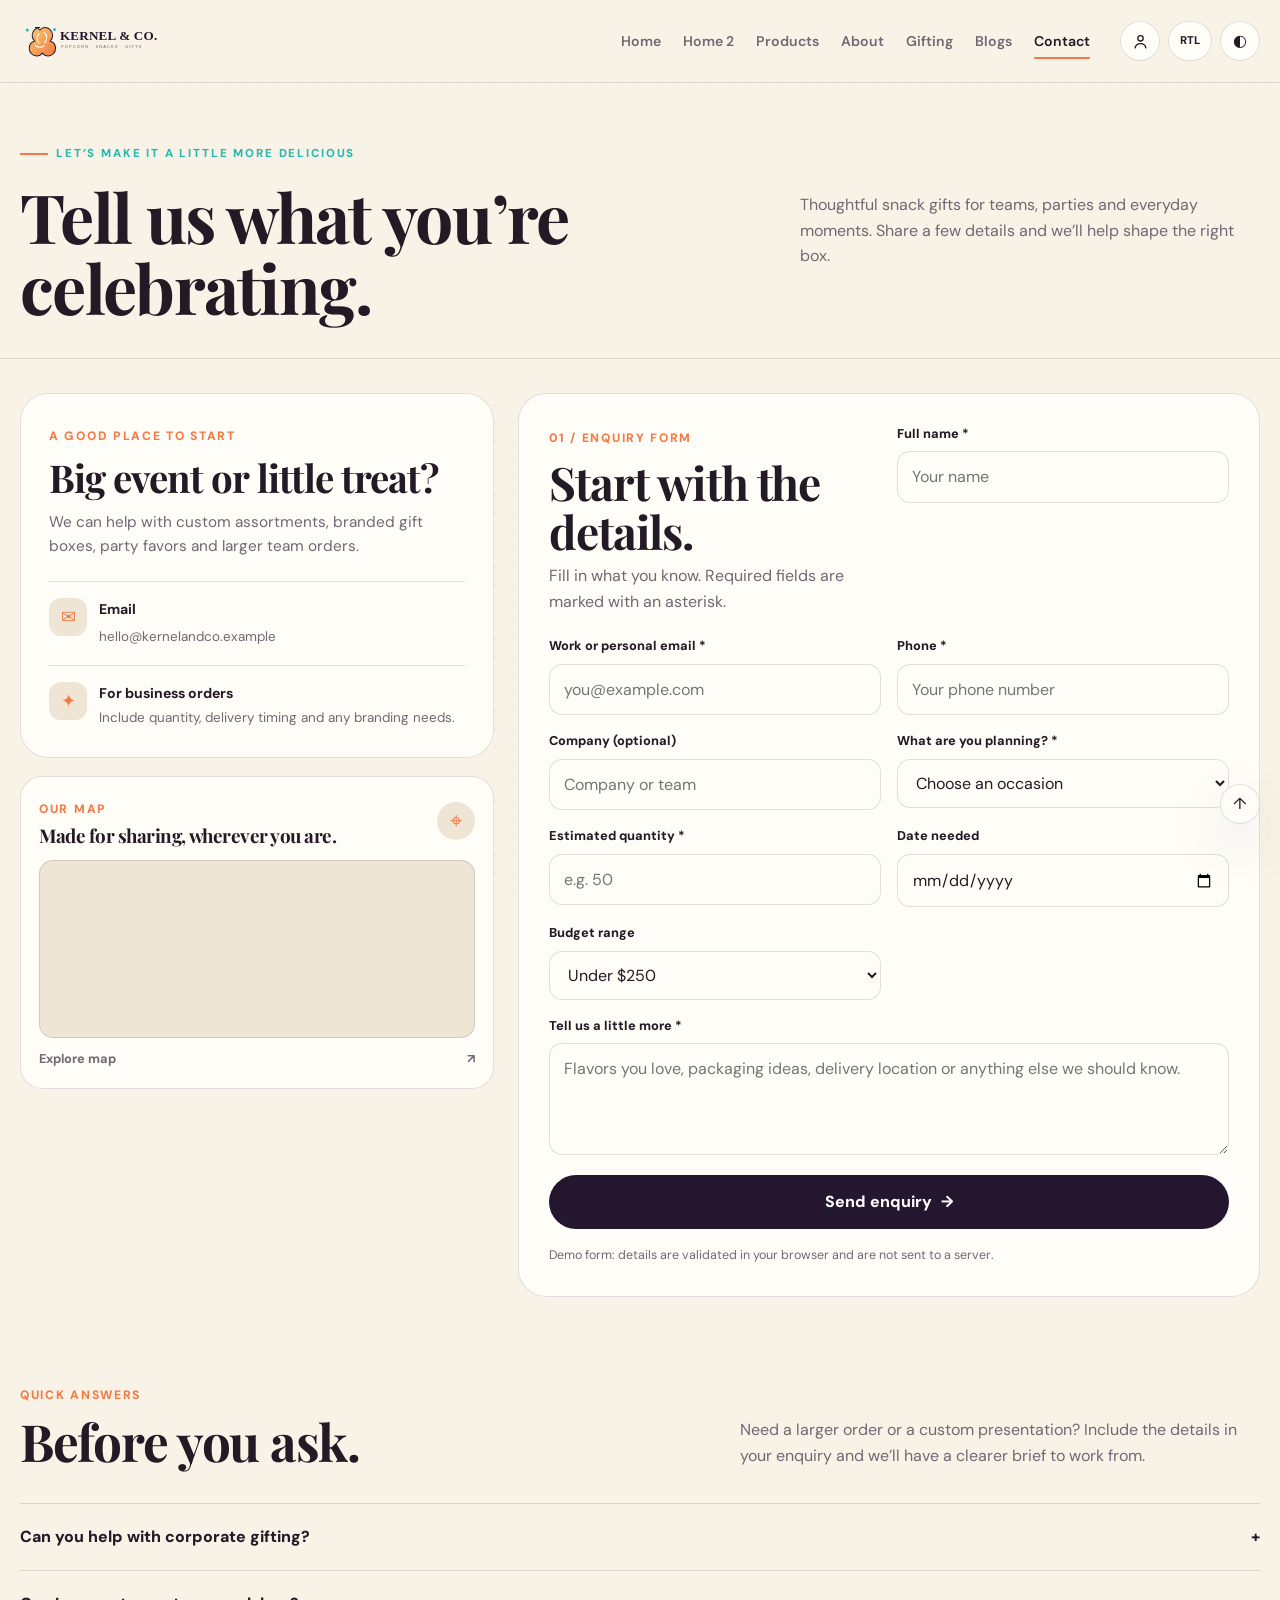
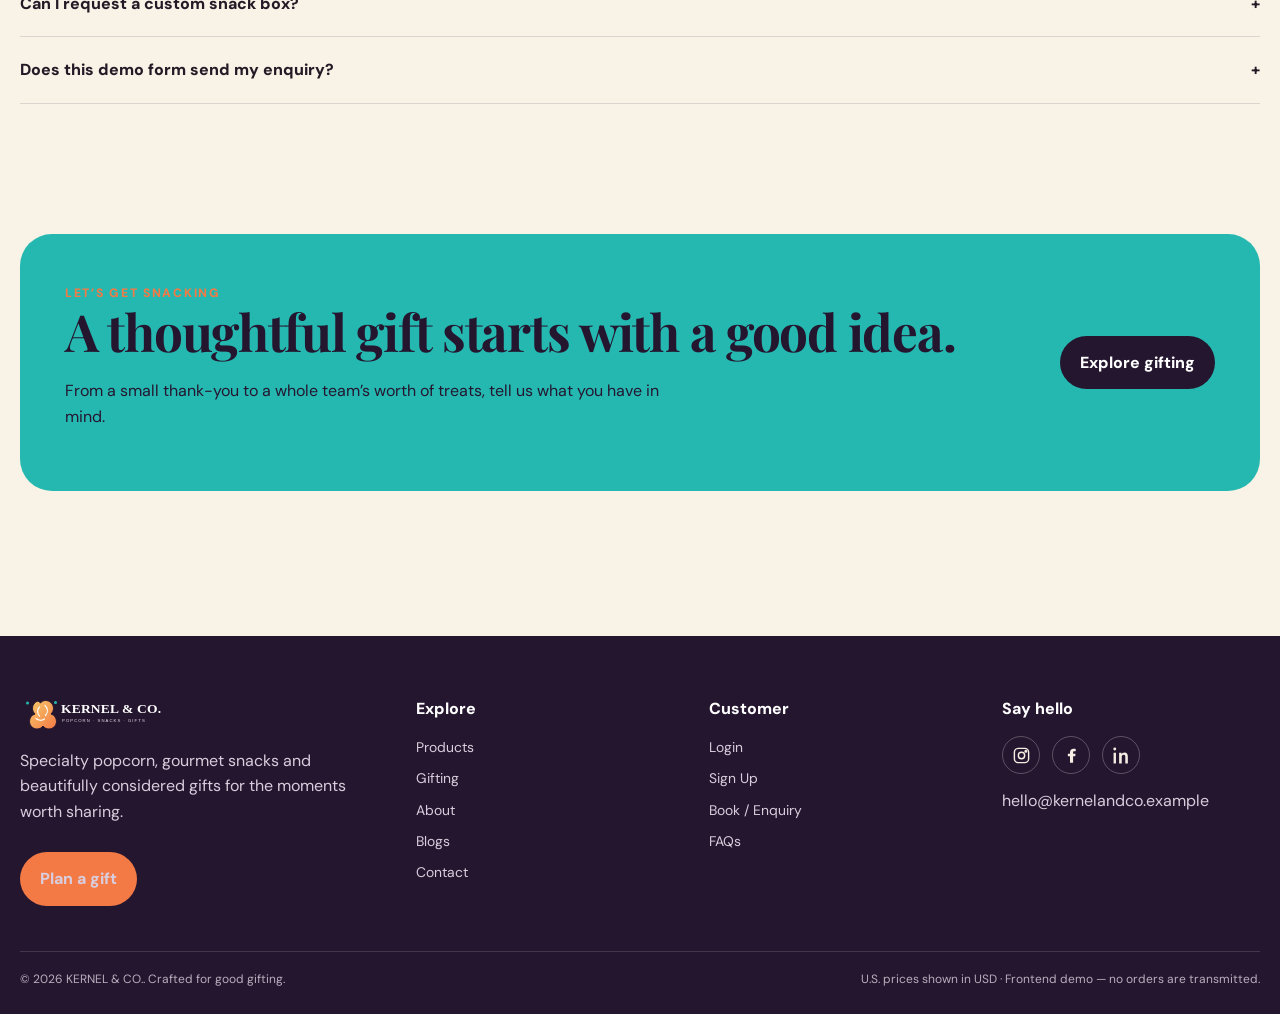
<file: contact.html>
<!doctype html>
<html lang="en" dir="ltr">
<head>
<meta charset="utf-8"><meta name="viewport" content="width=device-width, initial-scale=1">
<title>Contact | Kernel &amp; Co.</title><meta name="description" content="Contact Kernel & Co. for specialty popcorn, snack gifts, corporate gifting and event orders.">
<meta name="theme-color" content="#25162F"><link rel="icon" href="assets/favicon.svg" type="image/svg+xml"><link rel="stylesheet" href="css/style.css">
</head><body>
<a class="skip-link" href="#main">Skip to content</a>
<header class="site-header" data-contact>
  <div class="container nav-wrap">
    <a class="brand" href="index.html" aria-label="KERNEL & CO. home"><img class="brand-logo brand-logo-dark" src="assets/logo.svg" alt="KERNEL & CO."><img class="brand-logo brand-logo-light" src="assets/logo-light.svg" alt="" aria-hidden="true"></a>
    <nav class="nav" aria-label="Primary navigation"><a href="index.html" class="">Home</a><a href="home2.html" class="">Home 2</a><a href="products.html" class="">Products</a><a href="about.html" class="">About</a><a href="services.html" class="">Gifting</a><a href="blogs.html" class="">Blogs</a><a href="contact.html" class="active">Contact</a></nav>
    <div class="nav-tools">
      <button class="icon-btn" data-contact-toggle aria-label="Open account and contact menu" aria-expanded="false"><svg viewBox="0 0 24 24" aria-hidden="true" focusable="false"><circle cx="12" cy="8" r="3.4"/><path d="M5.2 20c.6-3.4 3.2-5.4 6.8-5.4s6.2 2 6.8 5.4"/></svg></button>
      <button class="control-btn" data-dir-toggle aria-label="Switch text direction">RTL</button>
      <button class="icon-btn" data-theme-toggle aria-label="Switch color theme">◐</button>
      <button class="icon-btn hamburger" data-menu-toggle aria-label="Open navigation menu" aria-expanded="false">☰</button>
    </div>
    <div class="contact-pop" data-contact-pop role="menu">
      <a href="login.html">↳ <span>Login</span></a>
      <a href="signup.html">＋ <span>Sign Up</span></a>
      <a href="enquiry.html">✦ <span>Book / Enquiry</span></a>
    </div>
  </div>
  <div class="mobile-panel" data-mobile-panel><div class="container inner"><a href="index.html">Home</a><a href="home2.html">Home 2</a><a href="products.html">Products</a><a href="about.html">About</a><a href="services.html">Gifting</a><a href="blogs.html">Blogs</a><a href="contact.html">Contact</a></div></div>
</header>
<main id="main">
<section class="page-hero contact-hero"><div class="container page-hero-grid"><div><span class="eyebrow">LET’S MAKE IT A LITTLE MORE DELICIOUS</span><h1>Tell us what you’re celebrating.</h1></div><p>Thoughtful snack gifts for teams, parties and everyday moments. Share a few details and we’ll help shape the right box.</p></div></section>
<section class="section-tight contact-layout-section"><div class="container contact-layout">
<aside class="contact-sidebar">
 <div class="contact-intro panel"><span class="kicker">A GOOD PLACE TO START</span><h2>Big event or little treat?</h2><p class="lede">We can help with custom assortments, branded gift boxes, party favors and larger team orders.</p>
 <div class="contact-detail"><span class="contact-detail-icon" aria-hidden="true">✉</span><div><strong>Email</strong><a href="mailto:hello@kernelandco.example">hello@kernelandco.example</a></div></div>
 <div class="contact-detail"><span class="contact-detail-icon" aria-hidden="true">✦</span><div><strong>For business orders</strong><p>Include quantity, delivery timing and any branding needs.</p></div></div>
 </div>
 <div class="contact-map-card"><div class="map-card-heading"><div><span class="kicker">OUR MAP</span><h3>Made for sharing, wherever you are.</h3></div><span class="map-pin-mark" aria-hidden="true">⌖</span></div><div class="contact-map"><iframe title="Map of the United States" loading="lazy" referrerpolicy="no-referrer-when-downgrade" src="https://www.openstreetmap.org/export/embed.html?bbox=-125.0%2C24.0%2C-66.0%2C49.5&amp;layer=mapnik"></iframe></div><a class="map-link" href="https://www.openstreetmap.org/#map=4/39.00/-98.00" target="_blank" rel="noopener">Explore map <span aria-hidden="true">↗</span></a></div>
</aside>
<form class="panel form-grid contact-form" data-demo-form="contact">
 <div class="form-heading full"><span class="kicker">01 / ENQUIRY FORM</span><h2>Start with the details.</h2><p>Fill in what you know. Required fields are marked with an asterisk.</p></div>
 <div class="field"><label for="c-name">Full name *</label><input id="c-name" name="name" autocomplete="name" required placeholder="Your name"></div>
 <div class="field"><label for="c-email">Work or personal email *</label><input id="c-email" name="email" type="email" autocomplete="email" required placeholder="you@example.com"></div>
 <div class="field"><label for="c-phone">Phone *</label><input id="c-phone" name="phone" type="tel" autocomplete="tel" required placeholder="Your phone number"></div>
 <div class="field"><label for="c-company">Company (optional)</label><input id="c-company" name="company" autocomplete="organization" placeholder="Company or team"></div>
 <div class="field"><label for="c-type">What are you planning? *</label><select id="c-type" name="type" required><option value="">Choose an occasion</option><option>Personal gifting</option><option>Corporate gifting</option><option>Event gifting</option><option>Custom snack box</option></select></div>
 <div class="field"><label for="c-qty">Estimated quantity *</label><input id="c-qty" name="quantity" type="number" min="1" required placeholder="e.g. 50"></div>
 <div class="field"><label for="c-date">Date needed</label><input id="c-date" name="date" type="date"></div>
 <div class="field"><label for="c-budget">Budget range</label><select id="c-budget" name="budget"><option>Under $250</option><option>$250–$750</option><option>$750–$2,500</option><option>$2,500+</option></select></div>
 <div class="field full"><label for="c-message">Tell us a little more *</label><textarea id="c-message" name="message" required placeholder="Flavors you love, packaging ideas, delivery location or anything else we should know."></textarea></div>
 <div class="field full form-submit-row"><button class="btn btn-primary" type="submit">Send enquiry <span aria-hidden="true">→</span></button><p class="form-note">Demo form: details are validated in your browser and are not sent to a server.</p></div>
</form>
</div></section>
<section class="section-tight contact-faq" id="faq"><div class="container"><div class="section-head"><div><span class="kicker">QUICK ANSWERS</span><h2>Before you ask.</h2></div><p>Need a larger order or a custom presentation? Include the details in your enquiry and we’ll have a clearer brief to work from.</p></div><div class="faq"><div class="faq-item"><button class="faq-q" type="button">Can you help with corporate gifting? <span>+</span></button><div class="faq-a">Yes. Share your estimated quantity, timing, packaging needs and whether you’d like branded notes or gift boxes.</div></div><div class="faq-item"><button class="faq-q" type="button">Can I request a custom snack box? <span>+</span></button><div class="faq-a">Yes. Tell us the occasion, flavor preferences, quantity and budget so the concept can be tailored to your brief.</div></div><div class="faq-item"><button class="faq-q" type="button">Does this demo form send my enquiry? <span>+</span></button><div class="faq-a">No. This is a frontend demonstration. It validates locally and does not transmit or store your submission on a server.</div></div></div></div></section>
<section class="section-tight"><div class="container"><div class="cta-band"><div><span class="kicker">LET’S GET SNACKING</span><h2>A thoughtful gift starts with a good idea.</h2><p>From a small thank-you to a whole team’s worth of treats, tell us what you have in mind.</p></div><a class="btn btn-primary" href="enquiry.html">Explore gifting</a></div></div></section>
</main>
<footer class="site-footer">
 <div class="container">
  <div class="footer-grid">
   <div class="footer-brand"><img class="footer-logo" src="assets/logo-light.svg" alt="KERNEL & CO."><p>Specialty popcorn, gourmet snacks and beautifully considered gifts for the moments worth sharing.</p><div class="actions"><a class="btn btn-accent" href="enquiry.html">Plan a gift</a></div></div>
   <div><div class="footer-title">Explore</div><div class="footer-links"><a href="products.html">Products</a><a href="services.html">Gifting</a><a href="about.html">About</a><a href="blogs.html">Blogs</a><a href="contact.html">Contact</a></div></div>
   <div><div class="footer-title">Customer</div><div class="footer-links"><a href="login.html">Login</a><a href="signup.html">Sign Up</a><a href="enquiry.html">Book / Enquiry</a><a href="contact.html#faq">FAQs</a></div></div>
   <div><div class="footer-title">Say hello</div><div class="footer-social" aria-label="Social media"><a href="https://www.instagram.com/" aria-label="Instagram" title="Instagram"><svg viewBox="0 0 24 24" aria-hidden="true" focusable="false"><rect x="3" y="3" width="18" height="18" rx="5"/><circle cx="12" cy="12" r="4"/><circle cx="17.5" cy="6.5" r="1"/></svg></a><a href="https://www.facebook.com/" aria-label="Facebook" title="Facebook"><svg viewBox="0 0 24 24" aria-hidden="true"><path d="M14 21v-8h2.7l.4-3.1H14V8c0-.9.3-1.5 1.6-1.5h1.7V3.7c-.3 0-1.4-.2-2.7-.2-2.7 0-4.5 1.6-4.5 4.6v1.8H7.4V13h2.7v8z"/></svg></a><a href="https://www.linkedin.com/" aria-label="LinkedIn" title="LinkedIn"><svg viewBox="0 0 24 24" aria-hidden="true"><path d="M5 8.5H2V22h3zM3.5 2A1.8 1.8 0 1 0 3.5 5.6 1.8 1.8 0 0 0 3.5 2M9 8.5h3v1.8c.6-1.1 1.8-2.1 3.8-2.1 3.3 0 4.2 2.1 4.2 5.1V22h-3.2v-7.7c0-1.8-.1-3.2-2-3.2s-2.5 1.5-2.5 3.2V22H9z"/></svg></a></div><a href="mailto:hello@kernelandco.example">hello@kernelandco.example</a></div>
  </div>
  <div class="footer-bottom"><span>© <span data-year></span> KERNEL & CO.. Crafted for good gifting.</span><span>U.S. prices shown in USD · Frontend demo — no orders are transmitted.</span></div>
 </div>
</footer>
<div class="toast" role="status" aria-live="polite"></div>
<button class="icon-btn" data-top hidden style="position:fixed;right:20px;bottom:76px;z-index:1500;box-shadow:var(--shadow)" aria-label="Back to top">↑</button>
<script src="js/script.js"></script></body></html>
</file>
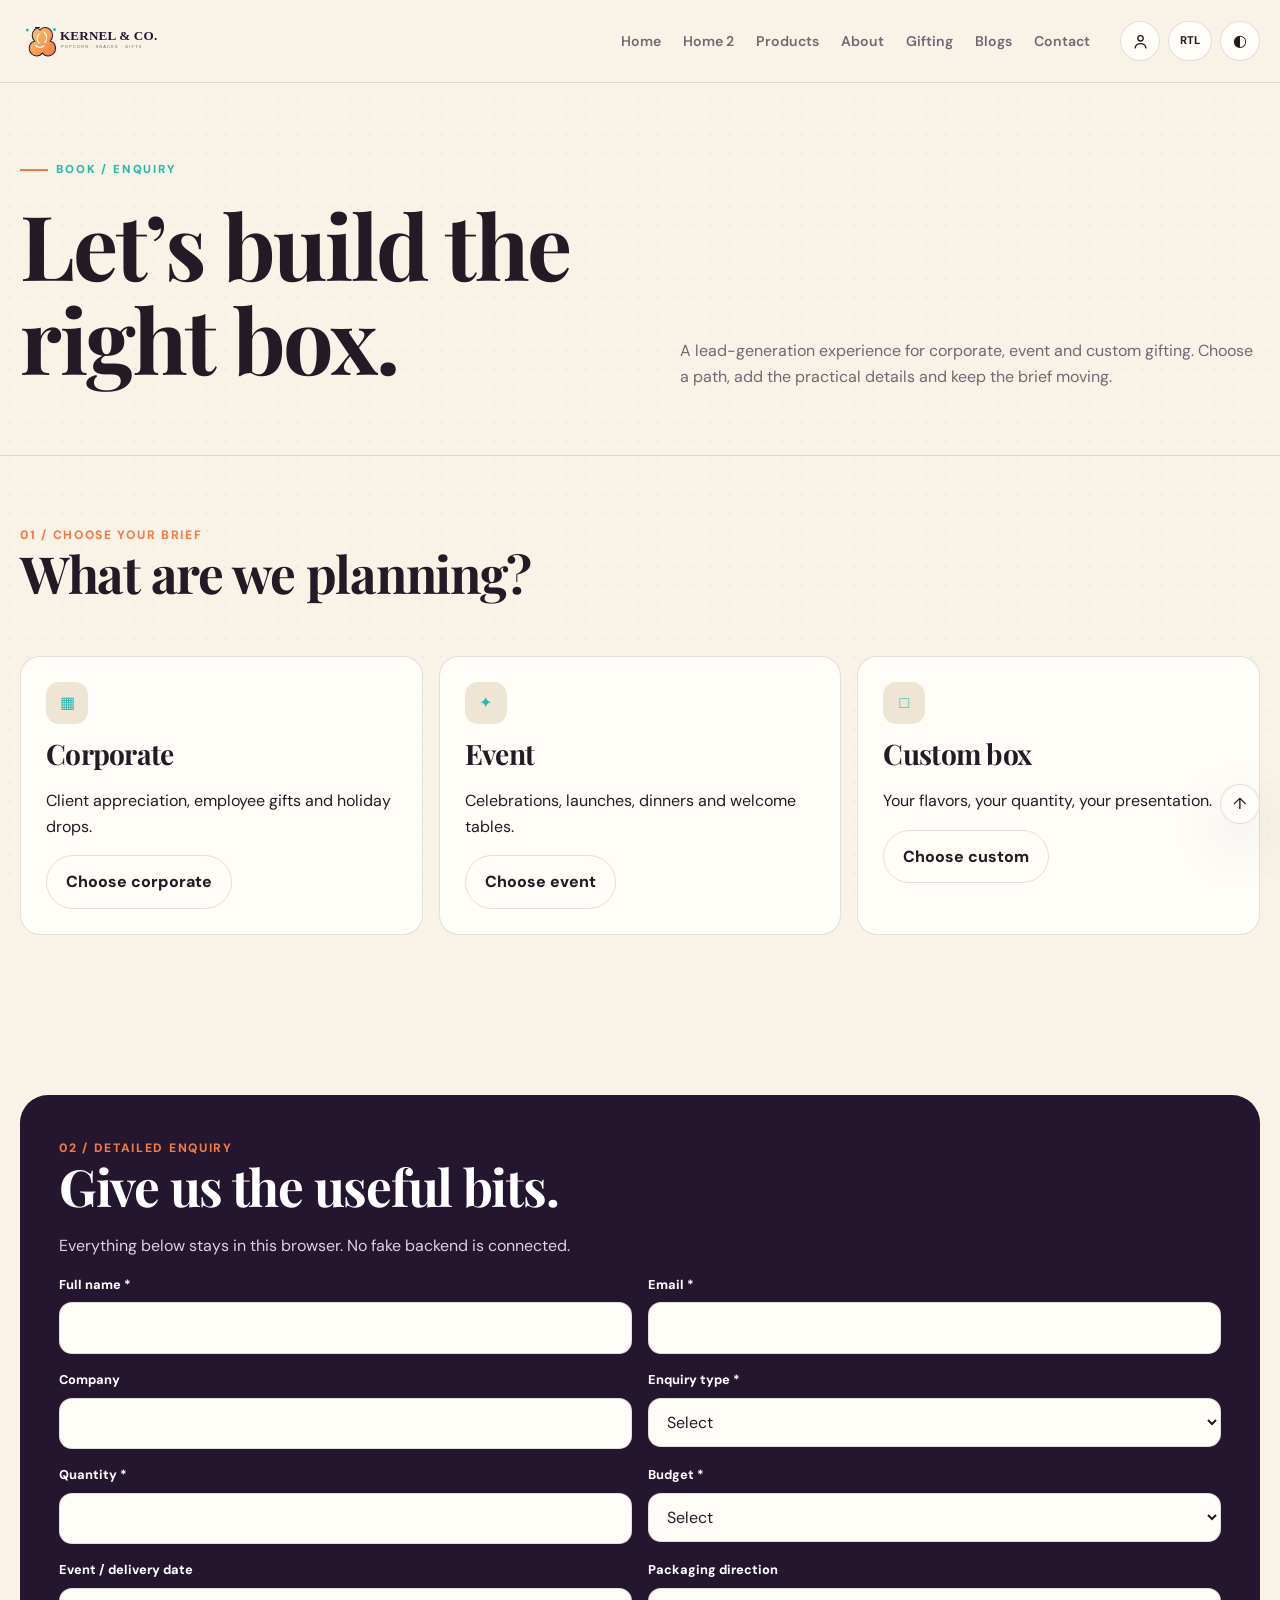
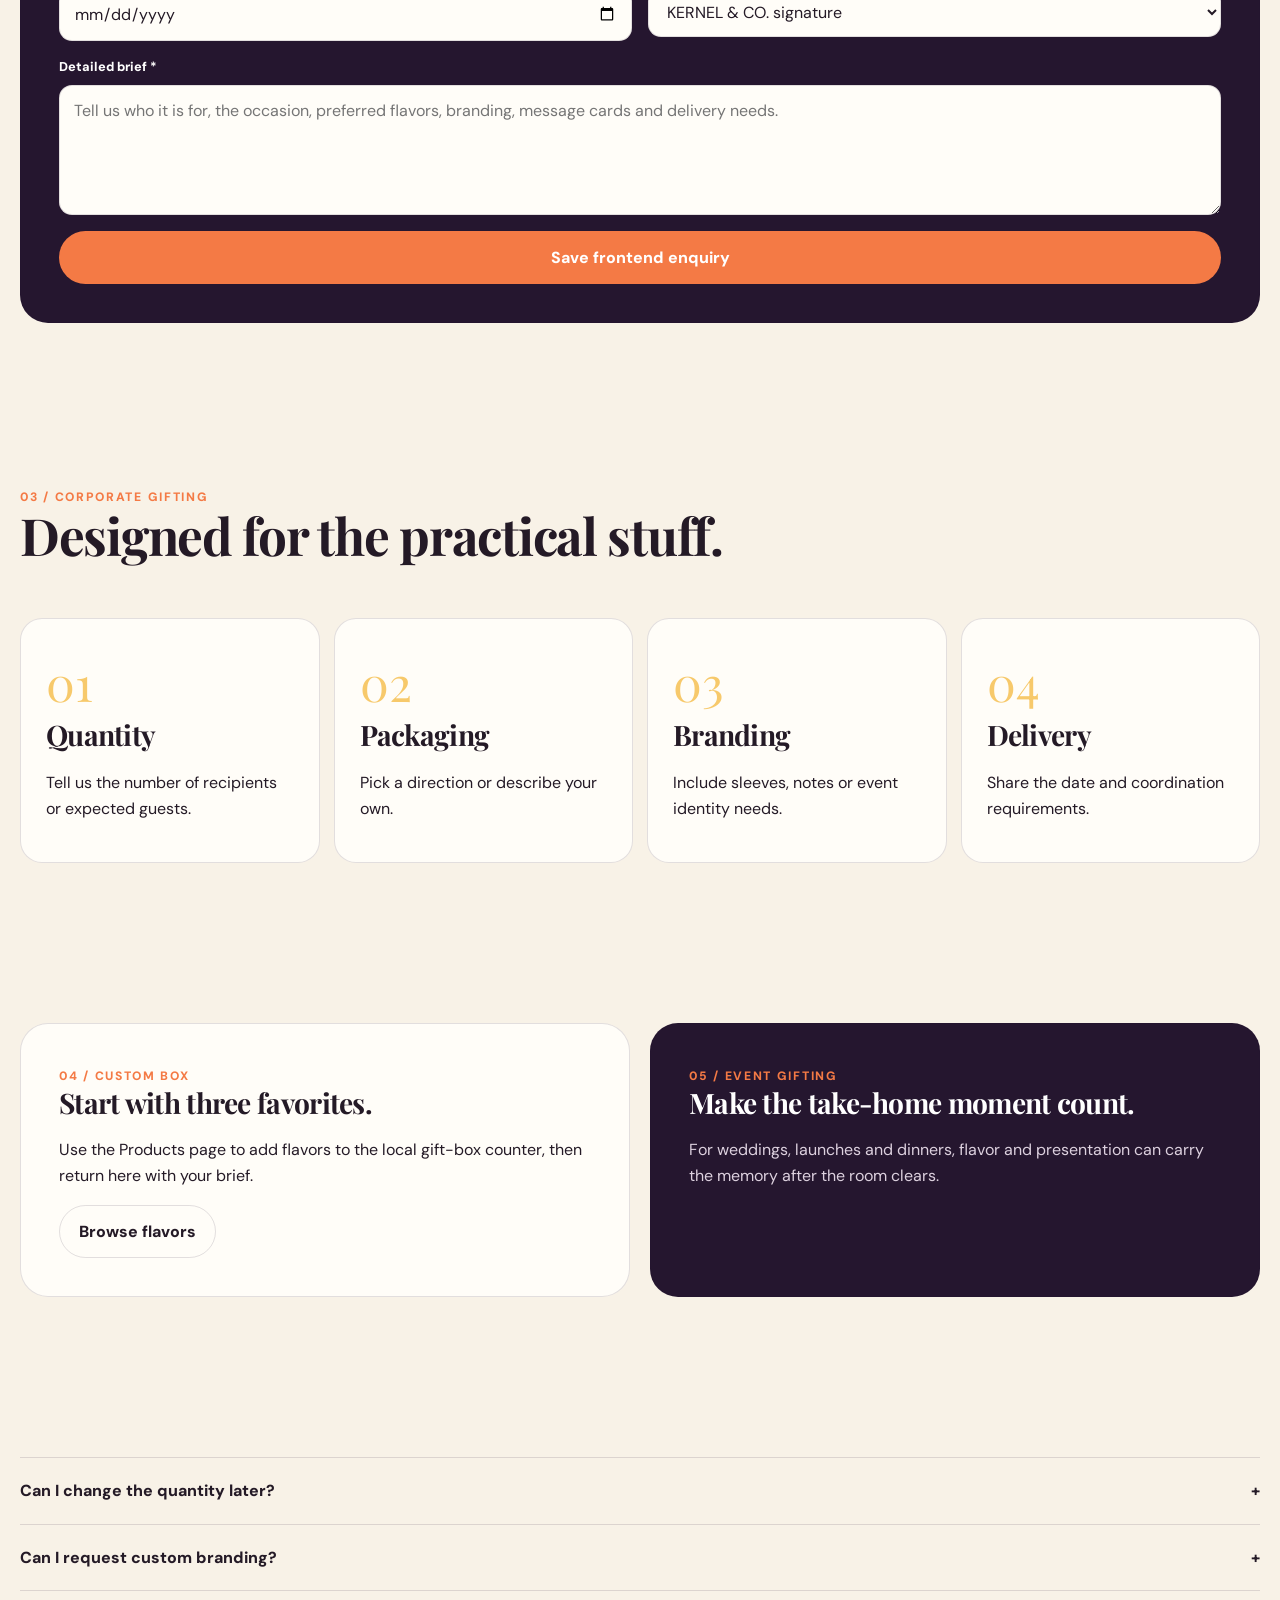
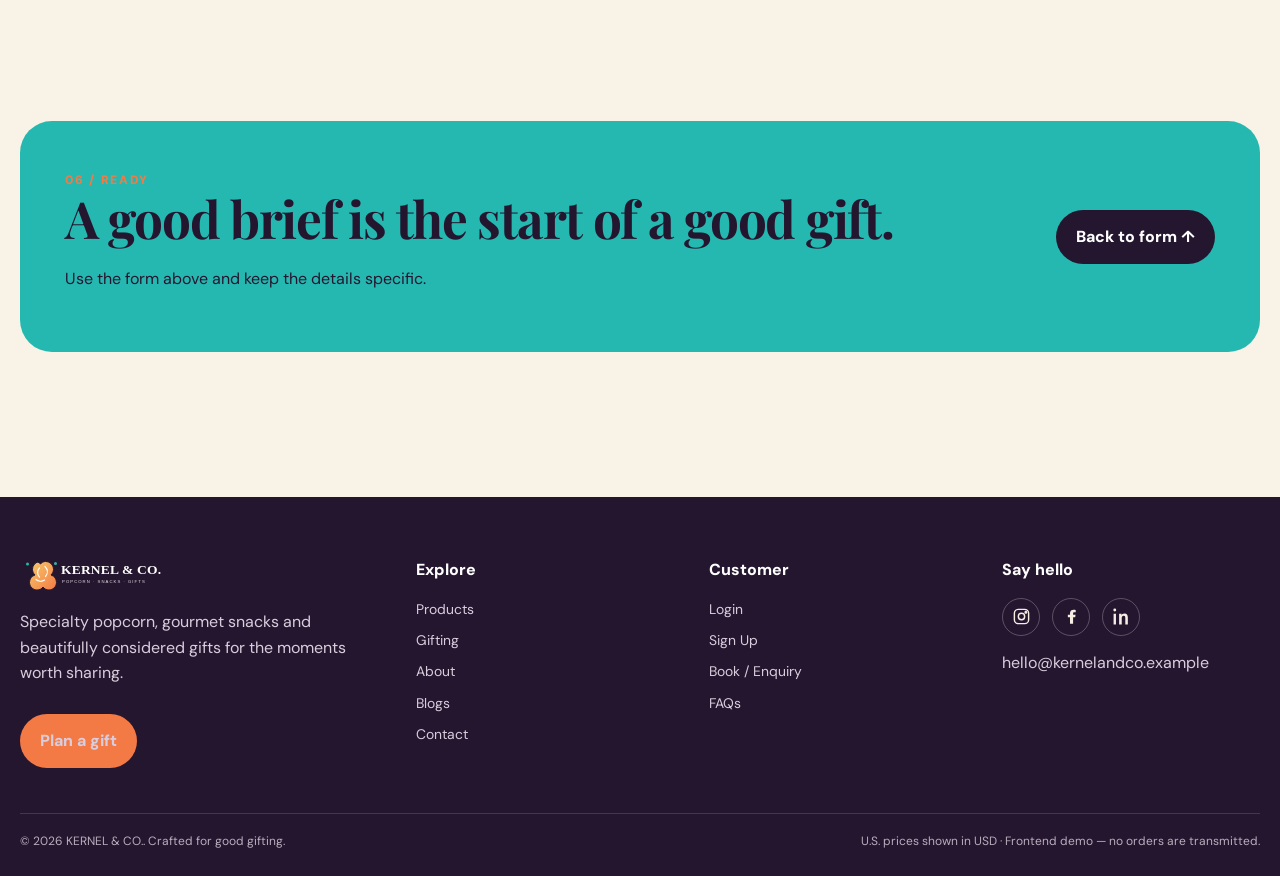
<file: enquiry.html>
<!doctype html>
<html lang="en" dir="ltr">
<head>
<meta charset="utf-8">
<meta name="viewport" content="width=device-width, initial-scale=1">
<title>Enquiry / Book | KERNEL & CO.</title>
<meta name="description" content="Start a KERNEL & CO. gifting enquiry for corporate, event or custom gift boxes.">
<meta name="keywords" content="KERNEL & CO., gourmet popcorn, specialty snacks, gift boxes, corporate gifting, event gifting">
<meta name="robots" content="index,follow">
<meta name="author" content="KERNEL & CO.">
<meta name="theme-color" content="#25162F">
<meta property="og:title" content="Enquiry / Book | KERNEL & CO."><meta property="og:description" content="Start a KERNEL & CO. gifting enquiry for corporate, event or custom gift boxes."><meta property="og:image" content="assets/logo.svg"><meta property="og:type" content="website"><meta property="og:url" content="https://kernelandco.example/enquiry--book.html">
<meta name="twitter:card" content="summary_large_image"><meta name="twitter:title" content="Enquiry / Book | KERNEL & CO."><meta name="twitter:description" content="Start a KERNEL & CO. gifting enquiry for corporate, event or custom gift boxes.">
<link rel="canonical" href="https://kernelandco.example/enquiry--book.html">
<link rel="icon" href="assets/favicon.svg" type="image/svg+xml">
<link rel="stylesheet" href="css/style.css">
</head><body>
<a class="skip-link" href="#main">Skip to content</a>
<header class="site-header" data-contact>
  <div class="container nav-wrap">
    <a class="brand" href="index.html" aria-label="KERNEL & CO. home"><img class="brand-logo brand-logo-dark" src="assets/logo.svg" alt="KERNEL & CO."><img class="brand-logo brand-logo-light" src="assets/logo-light.svg" alt="" aria-hidden="true"></a>
    <nav class="nav" aria-label="Primary navigation"><a href="index.html" class="">Home</a><a href="home2.html" class="">Home 2</a><a href="products.html" class="">Products</a><a href="about.html" class="">About</a><a href="services.html" class="">Gifting</a><a href="blogs.html" class="">Blogs</a><a href="contact.html" class="">Contact</a></nav>
    <div class="nav-tools">
      <button class="icon-btn" data-contact-toggle aria-label="Open account and contact menu" aria-expanded="false"><svg viewBox="0 0 24 24" aria-hidden="true" focusable="false"><circle cx="12" cy="8" r="3.4"/><path d="M5.2 20c.6-3.4 3.2-5.4 6.8-5.4s6.2 2 6.8 5.4"/></svg></button>
      <button class="control-btn" data-dir-toggle aria-label="Switch text direction">RTL</button>
      <button class="icon-btn" data-theme-toggle aria-label="Switch color theme">◐</button>
      <button class="icon-btn hamburger" data-menu-toggle aria-label="Open navigation menu" aria-expanded="false">☰</button>
    </div>
    <div class="contact-pop" data-contact-pop role="menu">
      <a href="login.html">↳ <span>Login</span></a>
      <a href="signup.html">＋ <span>Sign Up</span></a>
      <a href="enquiry.html">✦ <span>Book / Enquiry</span></a>
    </div>
  </div>
  <div class="mobile-panel" data-mobile-panel><div class="container inner"><a href="index.html">Home</a><a href="home2.html">Home 2</a><a href="products.html">Products</a><a href="about.html">About</a><a href="services.html">Gifting</a><a href="blogs.html">Blogs</a><a href="contact.html">Contact</a></div></div>
</header><main id="main">
<section class="page-hero"><div class="container page-hero-grid"><div><span class="eyebrow">Book / Enquiry</span><h1>Let’s build the right box.</h1></div><p>A lead-generation experience for corporate, event and custom gifting. Choose a path, add the practical details and keep the brief moving.</p></div></section>
<section class="section-tight"><div class="container"><div class="section-head"><div><span class="kicker">01 / choose your brief</span><h2>What are we planning?</h2></div></div><div class="info-grid"><article class="info-card"><div class="info-icon">▦</div><h3>Corporate</h3><p>Client appreciation, employee gifts and holiday drops.</p><a class="btn btn-secondary" href="#form">Choose corporate</a></article><article class="info-card"><div class="info-icon">✦</div><h3>Event</h3><p>Celebrations, launches, dinners and welcome tables.</p><a class="btn btn-secondary" href="#form">Choose event</a></article><article class="info-card"><div class="info-icon">□</div><h3>Custom box</h3><p>Your flavors, your quantity, your presentation.</p><a class="btn btn-secondary" href="#form">Choose custom</a></article></div></div></section>
<section class="section" id="form"><div class="container"><div class="panel dark"><span class="kicker">02 / detailed enquiry</span><h2>Give us the useful bits.</h2><p style="color:#ddd1df">Everything below stays in this browser. No fake backend is connected.</p><form class="form-grid" data-demo-form="enquiry"><div class="field"><label for="e-name">Full name *</label><input id="e-name" required></div><div class="field"><label for="e-email">Email *</label><input id="e-email" type="email" required></div><div class="field"><label for="e-company">Company</label><input id="e-company"></div><div class="field"><label for="e-type">Enquiry type *</label><select id="e-type" required><option value="">Select</option><option>Corporate gifting</option><option>Event gifting</option><option>Custom box</option></select></div><div class="field"><label for="e-qty">Quantity *</label><input id="e-qty" type="number" min="1" required></div><div class="field"><label for="e-budget">Budget *</label><select id="e-budget" required><option value="">Select</option><option>Under $250</option><option>$250–$750</option><option>$750–$2,500</option><option>$2,500+</option></select></div><div class="field"><label for="e-date">Event / delivery date</label><input id="e-date" type="date"></div><div class="field"><label for="e-pack">Packaging direction</label><select id="e-pack"><option>KERNEL & CO. signature</option><option>Minimal & premium</option><option>Bright & celebratory</option><option>Custom branded</option></select></div><div class="field full"><label for="e-message">Detailed brief *</label><textarea id="e-message" required placeholder="Tell us who it is for, the occasion, preferred flavors, branding, message cards and delivery needs."></textarea></div><div class="field full"><button class="btn btn-accent" type="submit">Save frontend enquiry</button></div></form></div></div></section>
<section class="section-tight"><div class="container"><div class="section-head"><div><span class="kicker">03 / corporate gifting</span><h2>Designed for the practical stuff.</h2></div></div><div class="steps"><article class="step"><span class="step-num">01</span><h3>Quantity</h3><p>Tell us the number of recipients or expected guests.</p></article><article class="step"><span class="step-num">02</span><h3>Packaging</h3><p>Pick a direction or describe your own.</p></article><article class="step"><span class="step-num">03</span><h3>Branding</h3><p>Include sleeves, notes or event identity needs.</p></article><article class="step"><span class="step-num">04</span><h3>Delivery</h3><p>Share the date and coordination requirements.</p></article></div></div></section>
<section class="section"><div class="container split"><article class="panel"><span class="kicker">04 / custom box</span><h3>Start with three favorites.</h3><p>Use the Products page to add flavors to the local gift-box counter, then return here with your brief.</p><a class="btn btn-secondary" href="products.html">Browse flavors</a></article><article class="panel dark"><span class="kicker">05 / event gifting</span><h3>Make the take-home moment count.</h3><p>For weddings, launches and dinners, flavor and presentation can carry the memory after the room clears.</p></article></div></section>
<section class="section-tight"><div class="container"><div class="faq"><div class="faq-item"><button class="faq-q">Can I change the quantity later? <span>+</span></button><div class="faq-a">Yes. Because this is a frontend demo, simply update the form before submitting again.</div></div><div class="faq-item"><button class="faq-q">Can I request custom branding? <span>+</span></button><div class="faq-a">Yes. Select custom branded packaging and describe your needs in the detailed brief.</div></div></div></div></section>
<section class="section-tight"><div class="container"><div class="cta-band"><div><span class="kicker">06 / ready</span><h2>A good brief is the start of a good gift.</h2><p>Use the form above and keep the details specific.</p></div><a class="btn btn-primary" href="#form">Back to form ↑</a></div></div></section>
</main>
<footer class="site-footer">
 <div class="container">
  <div class="footer-grid">
   <div class="footer-brand"><img class="footer-logo" src="assets/logo-light.svg" alt="KERNEL & CO."><p>Specialty popcorn, gourmet snacks and beautifully considered gifts for the moments worth sharing.</p><div class="actions"><a class="btn btn-accent" href="enquiry.html">Plan a gift</a></div></div>
   <div><div class="footer-title">Explore</div><div class="footer-links"><a href="products.html">Products</a><a href="services.html">Gifting</a><a href="about.html">About</a><a href="blogs.html">Blogs</a><a href="contact.html">Contact</a></div></div>
   <div><div class="footer-title">Customer</div><div class="footer-links"><a href="login.html">Login</a><a href="signup.html">Sign Up</a><a href="enquiry.html">Book / Enquiry</a><a href="contact.html#faq">FAQs</a></div></div>
   <div><div class="footer-title">Say hello</div><div class="footer-social" aria-label="Social media"><a href="https://www.instagram.com/" aria-label="Instagram" title="Instagram"><svg viewBox="0 0 24 24" aria-hidden="true" focusable="false"><rect x="3" y="3" width="18" height="18" rx="5"/><circle cx="12" cy="12" r="4"/><circle cx="17.5" cy="6.5" r="1"/></svg></a><a href="https://www.facebook.com/" aria-label="Facebook" title="Facebook"><svg viewBox="0 0 24 24" aria-hidden="true"><path d="M14 21v-8h2.7l.4-3.1H14V8c0-.9.3-1.5 1.6-1.5h1.7V3.7c-.3 0-1.4-.2-2.7-.2-2.7 0-4.5 1.6-4.5 4.6v1.8H7.4V13h2.7v8z"/></svg></a><a href="https://www.linkedin.com/" aria-label="LinkedIn" title="LinkedIn"><svg viewBox="0 0 24 24" aria-hidden="true"><path d="M5 8.5H2V22h3zM3.5 2A1.8 1.8 0 1 0 3.5 5.6 1.8 1.8 0 0 0 3.5 2M9 8.5h3v1.8c.6-1.1 1.8-2.1 3.8-2.1 3.3 0 4.2 2.1 4.2 5.1V22h-3.2v-7.7c0-1.8-.1-3.2-2-3.2s-2.5 1.5-2.5 3.2V22H9z"/></svg></a></div><a href="mailto:hello@kernelandco.example">hello@kernelandco.example</a></div>
  </div>
  <div class="footer-bottom"><span>© <span data-year></span> KERNEL & CO.. Crafted for good gifting.</span><span>U.S. prices shown in USD · Frontend demo — no orders are transmitted.</span></div>
 </div>
</footer>
<div class="toast" role="status" aria-live="polite"></div>
<button class="icon-btn" data-top hidden style="position:fixed;right:20px;bottom:76px;z-index:1500;box-shadow:var(--shadow)" aria-label="Back to top">↑</button>
<script src="js/script.js"></script></body></html>
</file>
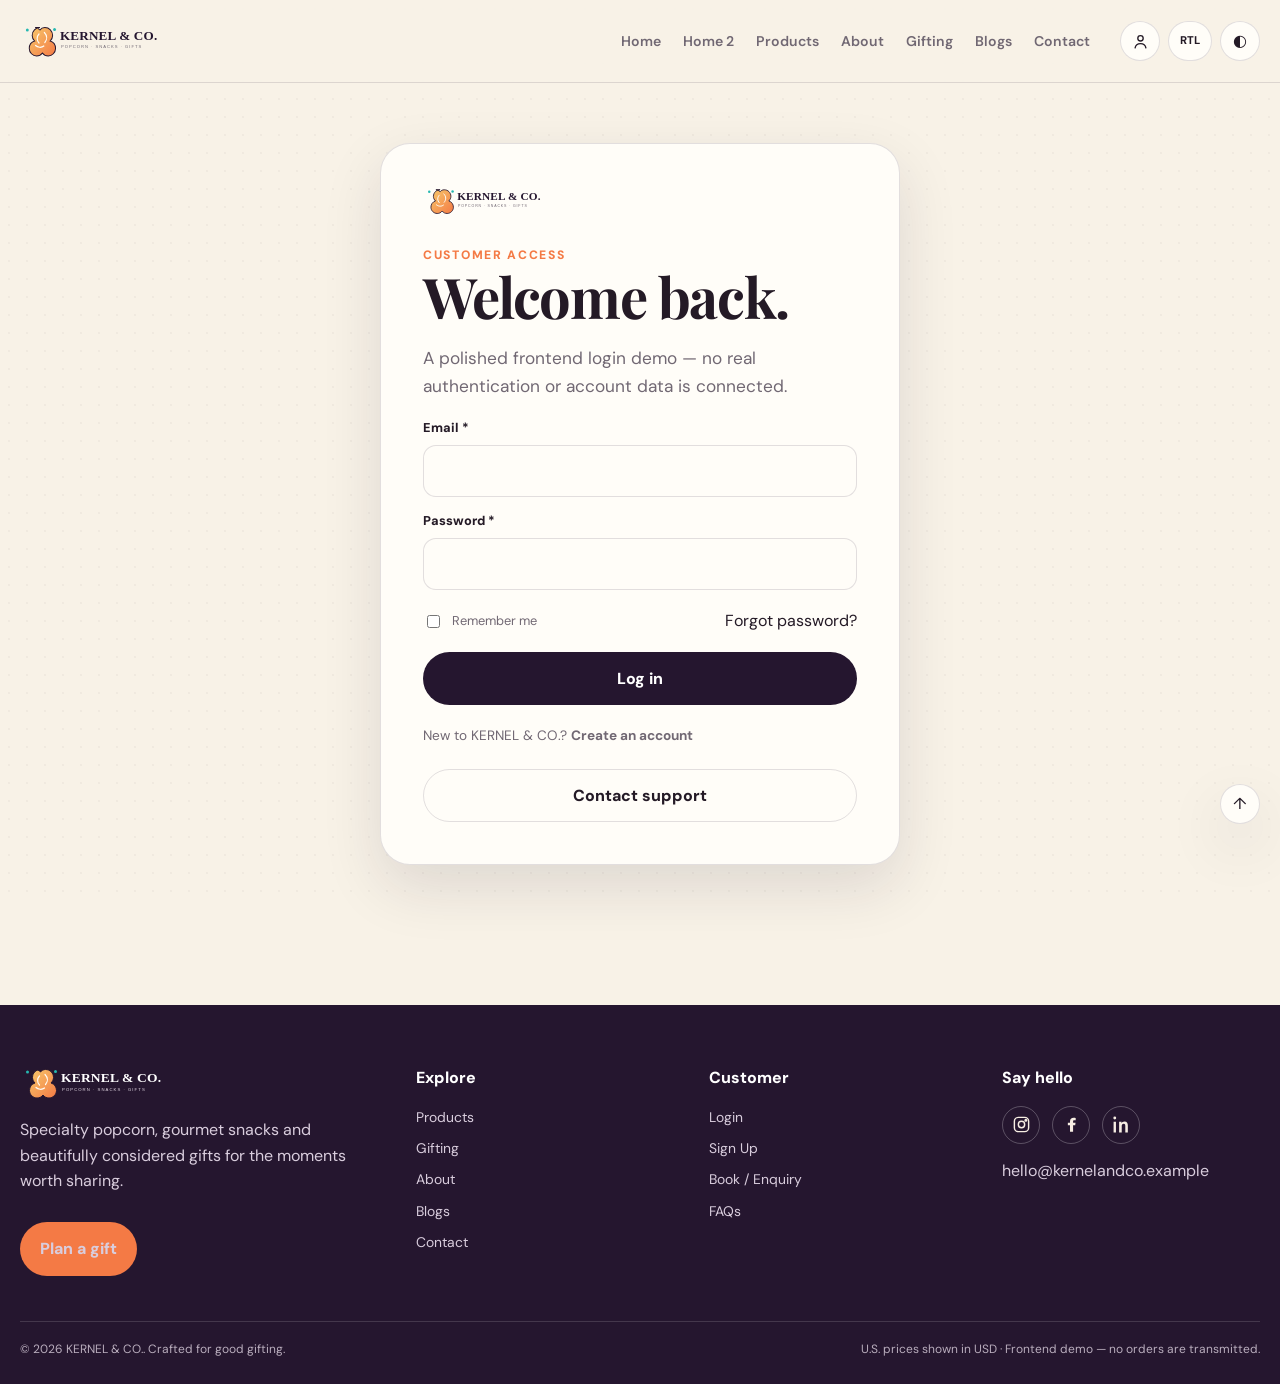
<file: login.html>
<!doctype html>
<html lang="en" dir="ltr">
<head>
<meta charset="utf-8">
<meta name="viewport" content="width=device-width, initial-scale=1">
<title>Login | KERNEL & CO.</title>
<meta name="description" content="KERNEL & CO. customer login demo. Frontend-only interface with local validation.">
<meta name="keywords" content="KERNEL & CO., gourmet popcorn, specialty snacks, gift boxes, corporate gifting, event gifting">
<meta name="robots" content="index,follow">
<meta name="author" content="KERNEL & CO.">
<meta name="theme-color" content="#25162F">
<meta property="og:title" content="Login | KERNEL & CO."><meta property="og:description" content="KERNEL & CO. customer login demo. Frontend-only interface with local validation."><meta property="og:image" content="assets/logo.svg"><meta property="og:type" content="website"><meta property="og:url" content="https://kernelandco.example/login.html">
<meta name="twitter:card" content="summary_large_image"><meta name="twitter:title" content="Login | KERNEL & CO."><meta name="twitter:description" content="KERNEL & CO. customer login demo. Frontend-only interface with local validation.">
<link rel="canonical" href="https://kernelandco.example/login.html">
<link rel="icon" href="assets/favicon.svg" type="image/svg+xml">
<link rel="stylesheet" href="css/style.css">
</head><body>
<a class="skip-link" href="#main">Skip to content</a>
<header class="site-header" data-contact>
  <div class="container nav-wrap">
    <a class="brand" href="index.html" aria-label="KERNEL & CO. home"><img class="brand-logo brand-logo-dark" src="assets/logo.svg" alt="KERNEL & CO."><img class="brand-logo brand-logo-light" src="assets/logo-light.svg" alt="" aria-hidden="true"></a>
    <nav class="nav" aria-label="Primary navigation"><a href="index.html" class="">Home</a><a href="home2.html" class="">Home 2</a><a href="products.html" class="">Products</a><a href="about.html" class="">About</a><a href="services.html" class="">Gifting</a><a href="blogs.html" class="">Blogs</a><a href="contact.html" class="">Contact</a></nav>
    <div class="nav-tools">
      <button class="icon-btn" data-contact-toggle aria-label="Open account and contact menu" aria-expanded="false"><svg viewBox="0 0 24 24" aria-hidden="true" focusable="false"><circle cx="12" cy="8" r="3.4"/><path d="M5.2 20c.6-3.4 3.2-5.4 6.8-5.4s6.2 2 6.8 5.4"/></svg></button>
      <button class="control-btn" data-dir-toggle aria-label="Switch text direction">RTL</button>
      <button class="icon-btn" data-theme-toggle aria-label="Switch color theme">◐</button>
      <button class="icon-btn hamburger" data-menu-toggle aria-label="Open navigation menu" aria-expanded="false">☰</button>
    </div>
    <div class="contact-pop" data-contact-pop role="menu">
      <a href="login.html">↳ <span>Login</span></a>
      <a href="signup.html">＋ <span>Sign Up</span></a>
      <a href="enquiry.html">✦ <span>Book / Enquiry</span></a>
    </div>
  </div>
  <div class="mobile-panel" data-mobile-panel><div class="container inner"><a href="index.html">Home</a><a href="home2.html">Home 2</a><a href="products.html">Products</a><a href="about.html">About</a><a href="services.html">Gifting</a><a href="blogs.html">Blogs</a><a href="contact.html">Contact</a></div></div>
</header><main id="main">
<section class="auth-shell"><div class="auth-card"><img class="logo-small" src="assets/logo.svg" alt="KERNEL & CO."><span class="kicker">Customer access</span><h1 style="font-size:3.5rem">Welcome back.</h1><p class="lede">A polished frontend login demo — no real authentication or account data is connected.</p><form data-demo-form="login"><div class="field"><label for="l-email">Email *</label><input id="l-email" type="email" required autocomplete="email"></div><div class="field" style="margin-top:14px"><label for="l-password">Password *</label><input id="l-password" type="password" required minlength="6" autocomplete="current-password"></div><div style="display:flex;justify-content:space-between;gap:12px;align-items:center;margin:18px 0"><label class="check"><input type="checkbox" id="remember"> Remember me</label><a href="contact.html">Forgot password?</a></div><button class="btn btn-primary" style="width:100%" type="submit">Log in</button></form><p style="margin-top:20px;color:var(--muted);font-size:.85rem">New to KERNEL & CO.? <a href="signup.html"><strong>Create an account</strong></a></p><a class="btn btn-secondary" style="width:100%;margin-top:8px" href="contact.html">Contact support</a></div></section>
</main>
<footer class="site-footer">
 <div class="container">
  <div class="footer-grid">
   <div class="footer-brand"><img class="footer-logo" src="assets/logo-light.svg" alt="KERNEL & CO."><p>Specialty popcorn, gourmet snacks and beautifully considered gifts for the moments worth sharing.</p><div class="actions"><a class="btn btn-accent" href="enquiry.html">Plan a gift</a></div></div>
   <div><div class="footer-title">Explore</div><div class="footer-links"><a href="products.html">Products</a><a href="services.html">Gifting</a><a href="about.html">About</a><a href="blogs.html">Blogs</a><a href="contact.html">Contact</a></div></div>
   <div><div class="footer-title">Customer</div><div class="footer-links"><a href="login.html">Login</a><a href="signup.html">Sign Up</a><a href="enquiry.html">Book / Enquiry</a><a href="contact.html#faq">FAQs</a></div></div>
   <div><div class="footer-title">Say hello</div><div class="footer-social" aria-label="Social media"><a href="https://www.instagram.com/" aria-label="Instagram" title="Instagram"><svg viewBox="0 0 24 24" aria-hidden="true" focusable="false"><rect x="3" y="3" width="18" height="18" rx="5"/><circle cx="12" cy="12" r="4"/><circle cx="17.5" cy="6.5" r="1"/></svg></a><a href="https://www.facebook.com/" aria-label="Facebook" title="Facebook"><svg viewBox="0 0 24 24" aria-hidden="true"><path d="M14 21v-8h2.7l.4-3.1H14V8c0-.9.3-1.5 1.6-1.5h1.7V3.7c-.3 0-1.4-.2-2.7-.2-2.7 0-4.5 1.6-4.5 4.6v1.8H7.4V13h2.7v8z"/></svg></a><a href="https://www.linkedin.com/" aria-label="LinkedIn" title="LinkedIn"><svg viewBox="0 0 24 24" aria-hidden="true"><path d="M5 8.5H2V22h3zM3.5 2A1.8 1.8 0 1 0 3.5 5.6 1.8 1.8 0 0 0 3.5 2M9 8.5h3v1.8c.6-1.1 1.8-2.1 3.8-2.1 3.3 0 4.2 2.1 4.2 5.1V22h-3.2v-7.7c0-1.8-.1-3.2-2-3.2s-2.5 1.5-2.5 3.2V22H9z"/></svg></a></div><a href="mailto:hello@kernelandco.example">hello@kernelandco.example</a></div>
  </div>
  <div class="footer-bottom"><span>© <span data-year></span> KERNEL & CO.. Crafted for good gifting.</span><span>U.S. prices shown in USD · Frontend demo — no orders are transmitted.</span></div>
 </div>
</footer>
<div class="toast" role="status" aria-live="polite"></div>
<button class="icon-btn" data-top hidden style="position:fixed;right:20px;bottom:76px;z-index:1500;box-shadow:var(--shadow)" aria-label="Back to top">↑</button>
<script src="js/script.js"></script></body></html>
</file>
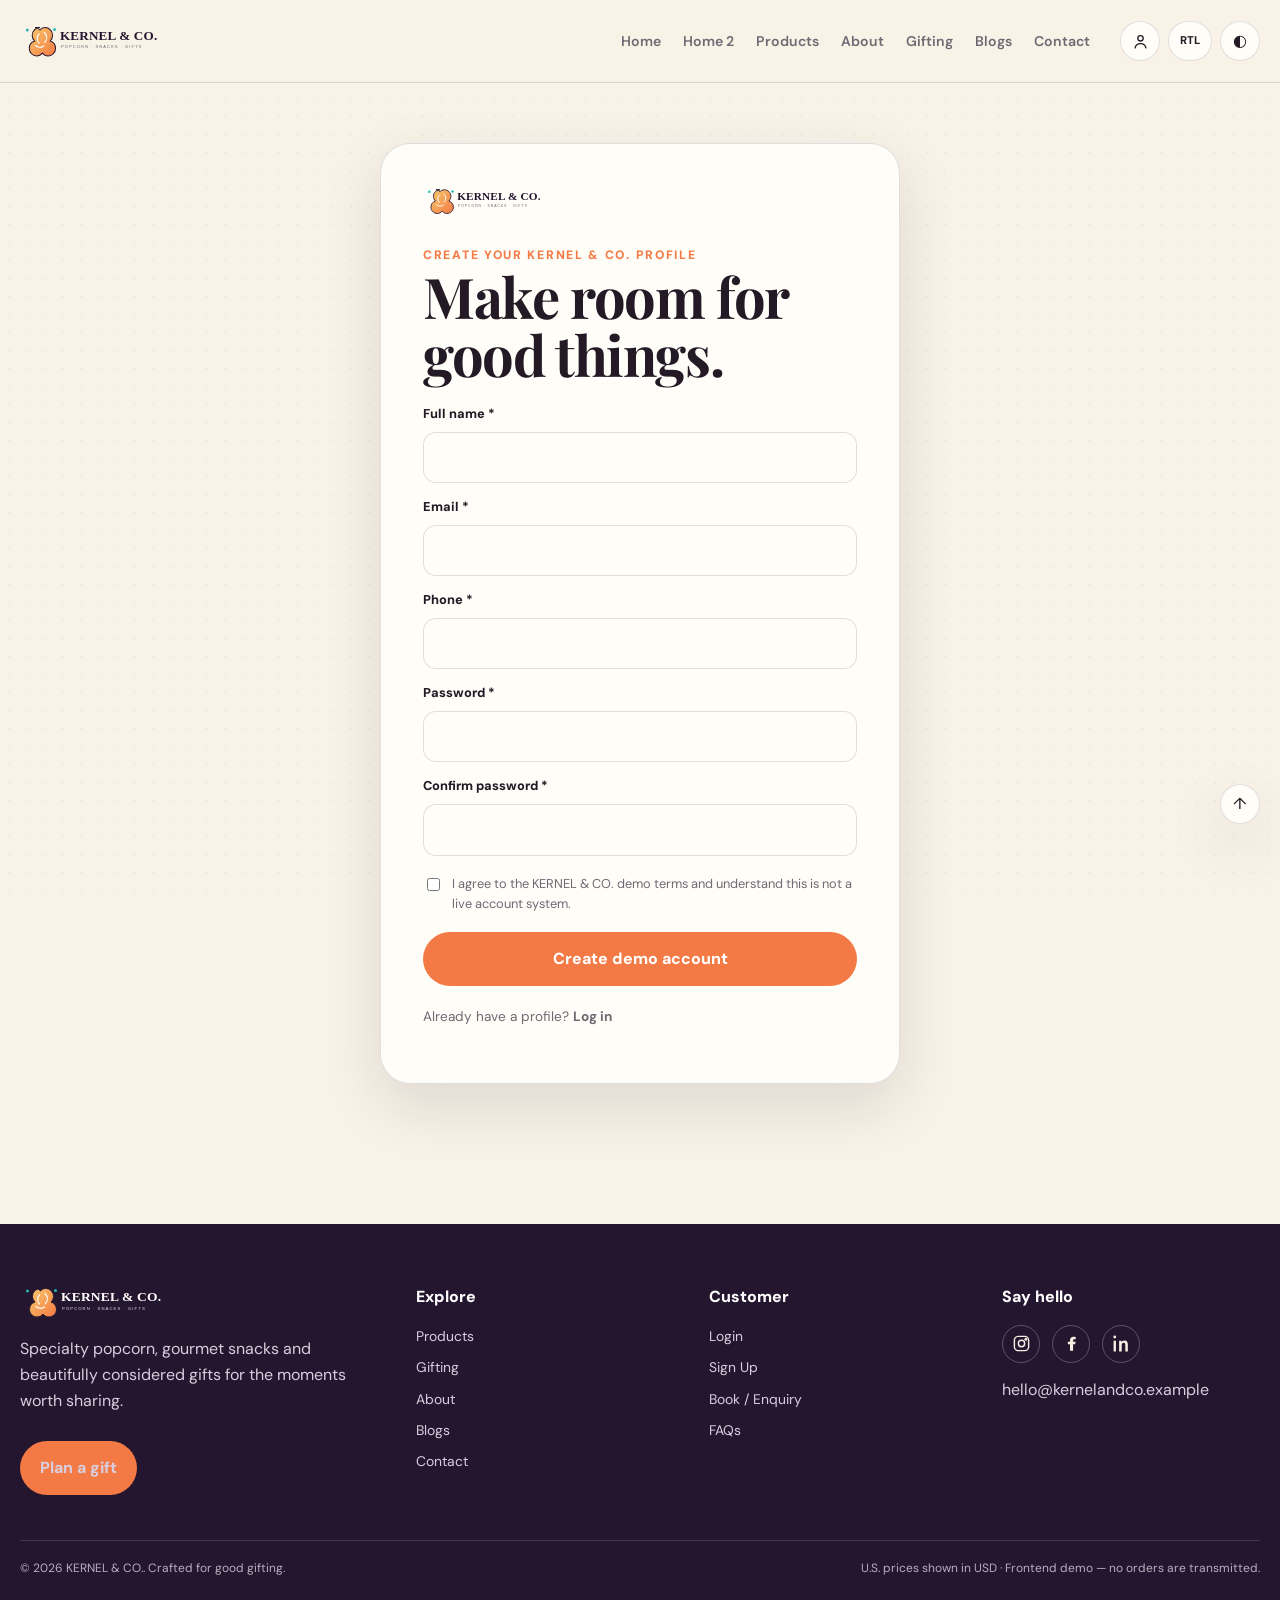
<file: signup.html>
<!doctype html>
<html lang="en" dir="ltr">
<head>
<meta charset="utf-8">
<meta name="viewport" content="width=device-width, initial-scale=1">
<title>Sign Up | KERNEL & CO.</title>
<meta name="description" content="Create a KERNEL & CO. demo customer profile using frontend-only validation.">
<meta name="keywords" content="KERNEL & CO., gourmet popcorn, specialty snacks, gift boxes, corporate gifting, event gifting">
<meta name="robots" content="index,follow">
<meta name="author" content="KERNEL & CO.">
<meta name="theme-color" content="#25162F">
<meta property="og:title" content="Sign Up | KERNEL & CO."><meta property="og:description" content="Create a KERNEL & CO. demo customer profile using frontend-only validation."><meta property="og:image" content="assets/logo.svg"><meta property="og:type" content="website"><meta property="og:url" content="https://kernelandco.example/sign-up.html">
<meta name="twitter:card" content="summary_large_image"><meta name="twitter:title" content="Sign Up | KERNEL & CO."><meta name="twitter:description" content="Create a KERNEL & CO. demo customer profile using frontend-only validation.">
<link rel="canonical" href="https://kernelandco.example/sign-up.html">
<link rel="icon" href="assets/favicon.svg" type="image/svg+xml">
<link rel="stylesheet" href="css/style.css">
</head><body>
<a class="skip-link" href="#main">Skip to content</a>
<header class="site-header" data-contact>
  <div class="container nav-wrap">
    <a class="brand" href="index.html" aria-label="KERNEL & CO. home"><img class="brand-logo brand-logo-dark" src="assets/logo.svg" alt="KERNEL & CO."><img class="brand-logo brand-logo-light" src="assets/logo-light.svg" alt="" aria-hidden="true"></a>
    <nav class="nav" aria-label="Primary navigation"><a href="index.html" class="">Home</a><a href="home2.html" class="">Home 2</a><a href="products.html" class="">Products</a><a href="about.html" class="">About</a><a href="services.html" class="">Gifting</a><a href="blogs.html" class="">Blogs</a><a href="contact.html" class="">Contact</a></nav>
    <div class="nav-tools">
      <button class="icon-btn" data-contact-toggle aria-label="Open account and contact menu" aria-expanded="false"><svg viewBox="0 0 24 24" aria-hidden="true" focusable="false"><circle cx="12" cy="8" r="3.4"/><path d="M5.2 20c.6-3.4 3.2-5.4 6.8-5.4s6.2 2 6.8 5.4"/></svg></button>
      <button class="control-btn" data-dir-toggle aria-label="Switch text direction">RTL</button>
      <button class="icon-btn" data-theme-toggle aria-label="Switch color theme">◐</button>
      <button class="icon-btn hamburger" data-menu-toggle aria-label="Open navigation menu" aria-expanded="false">☰</button>
    </div>
    <div class="contact-pop" data-contact-pop role="menu">
      <a href="login.html">↳ <span>Login</span></a>
      <a href="signup.html">＋ <span>Sign Up</span></a>
      <a href="enquiry.html">✦ <span>Book / Enquiry</span></a>
    </div>
  </div>
  <div class="mobile-panel" data-mobile-panel><div class="container inner"><a href="index.html">Home</a><a href="home2.html">Home 2</a><a href="products.html">Products</a><a href="about.html">About</a><a href="services.html">Gifting</a><a href="blogs.html">Blogs</a><a href="contact.html">Contact</a></div></div>
</header><main id="main">
<section class="auth-shell"><div class="auth-card"><img class="logo-small" src="assets/logo.svg" alt="KERNEL & CO."><span class="kicker">Create your KERNEL & CO. profile</span><h1 style="font-size:3.5rem">Make room for good things.</h1><form data-demo-form="signup"><div class="field"><label for="s-name">Full name *</label><input id="s-name" required autocomplete="name"></div><div class="field" style="margin-top:14px"><label for="s-email">Email *</label><input id="s-email" type="email" required autocomplete="email"></div><div class="field" style="margin-top:14px"><label for="s-phone">Phone *</label><input id="s-phone" required autocomplete="tel"></div><div class="field" style="margin-top:14px"><label for="s-password">Password *</label><input id="s-password" type="password" minlength="6" required autocomplete="new-password"></div><div class="field" style="margin-top:14px"><label for="s-confirm">Confirm password *</label><input id="s-confirm" type="password" minlength="6" required autocomplete="new-password"></div><label class="check" style="margin:18px 0"><input type="checkbox" required> I agree to the KERNEL & CO. demo terms and understand this is not a live account system.</label><button class="btn btn-accent" style="width:100%" type="submit">Create demo account</button></form><p style="margin-top:20px;color:var(--muted);font-size:.85rem">Already have a profile? <a href="login.html"><strong>Log in</strong></a></p></div></section>
</main>
<footer class="site-footer">
 <div class="container">
  <div class="footer-grid">
   <div class="footer-brand"><img class="footer-logo" src="assets/logo-light.svg" alt="KERNEL & CO."><p>Specialty popcorn, gourmet snacks and beautifully considered gifts for the moments worth sharing.</p><div class="actions"><a class="btn btn-accent" href="enquiry.html">Plan a gift</a></div></div>
   <div><div class="footer-title">Explore</div><div class="footer-links"><a href="products.html">Products</a><a href="services.html">Gifting</a><a href="about.html">About</a><a href="blogs.html">Blogs</a><a href="contact.html">Contact</a></div></div>
   <div><div class="footer-title">Customer</div><div class="footer-links"><a href="login.html">Login</a><a href="signup.html">Sign Up</a><a href="enquiry.html">Book / Enquiry</a><a href="contact.html#faq">FAQs</a></div></div>
   <div><div class="footer-title">Say hello</div><div class="footer-social" aria-label="Social media"><a href="https://www.instagram.com/" aria-label="Instagram" title="Instagram"><svg viewBox="0 0 24 24" aria-hidden="true" focusable="false"><rect x="3" y="3" width="18" height="18" rx="5"/><circle cx="12" cy="12" r="4"/><circle cx="17.5" cy="6.5" r="1"/></svg></a><a href="https://www.facebook.com/" aria-label="Facebook" title="Facebook"><svg viewBox="0 0 24 24" aria-hidden="true"><path d="M14 21v-8h2.7l.4-3.1H14V8c0-.9.3-1.5 1.6-1.5h1.7V3.7c-.3 0-1.4-.2-2.7-.2-2.7 0-4.5 1.6-4.5 4.6v1.8H7.4V13h2.7v8z"/></svg></a><a href="https://www.linkedin.com/" aria-label="LinkedIn" title="LinkedIn"><svg viewBox="0 0 24 24" aria-hidden="true"><path d="M5 8.5H2V22h3zM3.5 2A1.8 1.8 0 1 0 3.5 5.6 1.8 1.8 0 0 0 3.5 2M9 8.5h3v1.8c.6-1.1 1.8-2.1 3.8-2.1 3.3 0 4.2 2.1 4.2 5.1V22h-3.2v-7.7c0-1.8-.1-3.2-2-3.2s-2.5 1.5-2.5 3.2V22H9z"/></svg></a></div><a href="mailto:hello@kernelandco.example">hello@kernelandco.example</a></div>
  </div>
  <div class="footer-bottom"><span>© <span data-year></span> KERNEL & CO.. Crafted for good gifting.</span><span>U.S. prices shown in USD · Frontend demo — no orders are transmitted.</span></div>
 </div>
</footer>
<div class="toast" role="status" aria-live="polite"></div>
<button class="icon-btn" data-top hidden style="position:fixed;right:20px;bottom:76px;z-index:1500;box-shadow:var(--shadow)" aria-label="Back to top">↑</button>
<script src="js/script.js"></script></body></html>
</file>
<file: css/style.css>
@import url('https://fonts.googleapis.com/css2?family=DM+Sans:wght@400;500;600;700&family=Playfair+Display:wght@500;600;700;800&display=swap');

:root{
 --primary:#25162F; --secondary:#25B8B1; --accent:#F47A45; --gold:#F7C96B;
 --bg:#F8F2E7; --surface:#FFFDF8; --surface-2:#EFE5D5; --text:#241A26; --muted:#716873;
 --border:rgba(37,22,47,.13); --shadow:0 22px 60px rgba(37,22,47,.12);
 --radius:26px; --max:1240px;
 --display:'Playfair Display',Georgia,serif; --body:'DM Sans',Arial,sans-serif;
}
html[data-theme="dark"]{
 --bg:#17111B; --surface:#211827; --surface-2:#2A2030; --text:#F8F2E7; --muted:#BEB3C2;
 --border:rgba(248,242,231,.14); --shadow:0 22px 60px rgba(0,0,0,.32);
}
*{box-sizing:border-box}
html{scroll-behavior:smooth}
body{margin:0;background:var(--bg);color:var(--text);font-family:var(--body);line-height:1.6;overflow-x:hidden}
body:before{content:"";position:fixed;inset:0;pointer-events:none;background-image:radial-gradient(rgba(37,22,47,.035) 1px,transparent 1px);background-size:18px 18px;z-index:-1}
html[data-theme="dark"] body:before{opacity:.16}
img{max-width:100%;display:block}
a{color:inherit;text-decoration:none}
button,input,select,textarea{font:inherit}
button{cursor:pointer}
.container{width:min(var(--max),calc(100% - 40px));margin:auto}
.skip-link{position:fixed;left:12px;top:-60px;background:var(--gold);color:var(--primary);padding:10px 16px;z-index:9999;border-radius:8px}
.skip-link:focus{top:12px}
.site-header{position:sticky;top:0;z-index:1000;background:color-mix(in srgb,var(--bg) 90%,transparent);backdrop-filter:blur(18px);border-bottom:1px solid var(--border)}
.nav-wrap{height:82px;display:flex;align-items:center;gap:26px}
.brand{display:flex;align-items:center;flex:0 0 auto}
.brand img{width:146px;height:auto;color:var(--primary)}
.brand-logo-dark{display:block!important}.brand-logo-light{display:none!important}html[data-theme="dark"] .brand-logo-dark{display:none!important}html[data-theme="dark"] .brand-logo-light{display:block!important}
.nav{display:flex;align-items:center;gap:22px;margin-left:auto}
.nav a{font-size:.88rem;font-weight:600;color:var(--muted);position:relative;padding:8px 0}
.nav a:hover,.nav a.active{color:var(--text)}
.nav a.active:after{content:"";position:absolute;left:0;right:0;bottom:1px;height:2px;background:var(--accent);border-radius:2px}
.nav-tools{display:flex;align-items:center;gap:8px;margin-left:4px}
.icon-btn,.control-btn{width:40px;height:40px;border:1px solid var(--border);background:var(--surface);color:var(--text);border-radius:50%;display:grid;place-items:center;transition:.25s}
.icon-btn:hover,.control-btn:hover{transform:translateY(-2px);border-color:var(--secondary)}
.icon-btn svg{width:19px;height:19px;fill:none;stroke:currentColor;stroke-width:1.7;stroke-linecap:round;stroke-linejoin:round}.control-btn{font-size:.7rem;font-weight:800;width:auto;padding:0 11px;border-radius:99px}
.hamburger{display:none}
.contact-pop{position:absolute;right:20px;top:70px;width:230px;background:var(--surface);border:1px solid var(--border);border-radius:18px;padding:10px;box-shadow:var(--shadow);opacity:0;visibility:hidden;transform:translateY(-8px);transition:.22s}
.contact-pop.open{opacity:1;visibility:visible;transform:translateY(0)}
.contact-pop a{display:flex;gap:10px;padding:12px;border-radius:12px;font-weight:600}
.contact-pop a:hover{background:var(--surface-2)}
.mobile-panel{display:none}
main{min-height:60vh}
.hero{position:relative;padding:80px 0 90px;overflow:hidden}
.hero-grid{display:grid;grid-template-columns:1.05fr .95fr;gap:70px;align-items:center}
.eyebrow{display:inline-flex;align-items:center;gap:8px;text-transform:uppercase;letter-spacing:.16em;font-size:.72rem;font-weight:800;color:var(--secondary);margin-bottom:18px}
.eyebrow:before{content:"";width:28px;height:2px;background:var(--accent)}
h1,h2,h3{font-family:var(--display);line-height:1.05;margin:0 0 20px;letter-spacing:-.025em}
h1{font-size:clamp(3.2rem,7vw,7.3rem)}
h2{font-size:clamp(2.2rem,4vw,4.5rem)}
h3{font-size:clamp(1.4rem,2.2vw,2.1rem)}
.lede{font-size:1.08rem;color:var(--muted);max-width:650px}
.actions{display:flex;gap:12px;flex-wrap:wrap;margin-top:28px}
.btn{display:inline-flex;align-items:center;justify-content:center;gap:9px;border:1px solid transparent;padding:13px 19px;border-radius:999px;font-weight:800;transition:.25s;min-height:48px}
.btn-primary{background:var(--primary);color:#fff}
.btn-primary:hover{transform:translateY(-2px);box-shadow:0 12px 26px rgba(37,22,47,.2)}
.btn-secondary{background:transparent;border-color:var(--border);color:var(--text)}
.btn-secondary:hover{background:var(--surface);border-color:var(--secondary)}
.btn-accent{background:var(--accent);color:#fff}
.btn-accent:hover{transform:translateY(-2px)}
.hero-art{position:relative;min-height:520px}
.hero-art .photo{width:82%;height:510px;object-fit:cover;border-radius:45% 45% 18px 45%;margin-left:auto;box-shadow:var(--shadow)}
.hero-art .badge{position:absolute;left:0;bottom:38px;background:var(--primary);color:#fff;padding:20px;border-radius:20px;width:180px;box-shadow:var(--shadow)}
.hero-art .badge strong{font-family:var(--display);font-size:2rem;display:block;color:var(--gold)}
.float-dot{position:absolute;width:74px;height:74px;border-radius:50%;background:var(--gold);right:5%;top:2%;animation:float 5s ease-in-out infinite}
.float-spark{position:absolute;width:72px;left:4%;top:14%;animation:spin 14s linear infinite}
@keyframes float{50%{transform:translateY(15px) rotate(7deg)}} @keyframes spin{to{transform:rotate(360deg)}}
.section{padding:95px 0}
.section-tight{padding:65px 0}
.section-head{display:flex;justify-content:space-between;gap:30px;align-items:end;margin-bottom:35px}
.section-head p{max-width:520px;color:var(--muted)}
.kicker{color:var(--accent);font-size:.76rem;font-weight:800;text-transform:uppercase;letter-spacing:.14em}
.marquee{overflow:hidden;border-top:1px solid var(--border);border-bottom:1px solid var(--border);padding:15px 0;white-space:nowrap}
.marquee-track{display:flex;width:max-content;gap:45px;animation:marquee 24s linear infinite;will-change:transform}.marquee:hover .marquee-track{animation-play-state:paused}
.marquee span{font-family:var(--display);font-size:1.45rem}.marquee b{color:var(--accent)}
@keyframes marquee{from{transform:translateX(0)}to{transform:translateX(-50%)}}
.flavor-grid{display:grid;grid-template-columns:repeat(4,1fr);gap:14px}
.flavor{position:relative;min-height:240px;border-radius:24px;overflow:hidden;color:#fff;padding:22px;display:flex;align-items:end;background:#333}
.flavor img{position:absolute;inset:0;width:100%;height:100%;object-fit:cover;transition:.5s;filter:saturate(.9)}
.flavor:after{content:"";position:absolute;inset:0;background:linear-gradient(transparent 25%,rgba(20,10,20,.75))}
.flavor:hover img{transform:scale(1.07)}
.flavor > div{position:relative;z-index:1}.flavor h3{margin:0;font-size:1.7rem}.flavor small{opacity:.82}
.product-grid{display:grid;grid-template-columns:repeat(4,1fr);gap:18px}
.product-card{background:var(--surface);border:1px solid var(--border);border-radius:22px;overflow:hidden;box-shadow:0 8px 30px rgba(37,22,47,.05);transition:.3s;display:flex;flex-direction:column}
.product-card:hover{transform:translateY(-5px);box-shadow:var(--shadow)}
.product-image{height:270px;position:relative;overflow:hidden;background:var(--surface-2)}
.product-image img{width:100%;height:100%;object-fit:cover;transition:.45s}.product-card:hover .product-image img{transform:scale(1.06)}
.product-badge{position:absolute;top:12px;left:12px;background:var(--gold);color:var(--primary);padding:5px 9px;border-radius:999px;font-size:.7rem;font-weight:800}
.product-body{padding:18px;display:flex;flex-direction:column;flex:1}
.product-body .category{font-size:.7rem;color:var(--secondary);font-weight:800;text-transform:uppercase;letter-spacing:.1em}
.product-body h3{font-size:1.45rem;margin:7px 0}
.product-body p{font-size:.86rem;color:var(--muted);margin:0 0 15px}
.price{font-weight:900;font-size:1.1rem;margin-top:auto}
.product-actions{display:flex;gap:8px;margin-top:14px}.mini-btn{flex:1;border:1px solid var(--border);background:transparent;color:var(--text);border-radius:11px;padding:10px;font-size:.78rem;font-weight:800}.mini-btn:hover{background:var(--surface-2)}
.editorial{display:grid;grid-template-columns:.8fr 1.2fr;gap:28px;align-items:stretch}
.editorial .big-image{min-height:570px;border-radius:28px;overflow:hidden}.editorial .big-image img{width:100%;height:100%;object-fit:cover}
.editorial-copy{background:var(--primary);color:#fff;border-radius:28px;padding:50px;display:flex;flex-direction:column;justify-content:center}
.editorial-copy p{color:#ded2e0}.editorial-copy .line{width:80px;height:3px;background:var(--gold);margin:10px 0 24px}
.split{display:grid;grid-template-columns:1fr 1fr;gap:20px}.panel{border-radius:28px;padding:38px;background:var(--surface);border:1px solid var(--border)}
.panel.dark{background:var(--primary);color:#fff}.panel.dark p{color:#ddd1df}
.stat-grid{display:grid;grid-template-columns:repeat(4,1fr);gap:1px;background:var(--border);border:1px solid var(--border);border-radius:22px;overflow:hidden}.stat{background:var(--surface);padding:30px}.stat strong{font-family:var(--display);font-size:3rem;display:block;color:var(--accent)}
.testimonial-grid{display:grid;grid-template-columns:repeat(3,1fr);gap:18px}.quote{padding:28px;background:var(--surface);border:1px solid var(--border);border-radius:22px}.stars{color:var(--gold);letter-spacing:3px}.quote p{font-family:var(--display);font-size:1.35rem}.quote small{color:var(--muted)}
.occasion-grid{display:grid;grid-template-columns:1.2fr .8fr .8fr;gap:14px}.occasion{min-height:260px;border-radius:25px;padding:28px;position:relative;overflow:hidden;color:#fff;display:flex;align-items:end}.occasion img{position:absolute;inset:0;width:100%;height:100%;object-fit:cover}.occasion:after{content:"";position:absolute;inset:0;background:linear-gradient(transparent,rgba(15,7,17,.82))}.occasion div{position:relative;z-index:1}
.cta-band{background:var(--secondary);color:var(--primary);border-radius:32px;padding:45px;display:flex;justify-content:space-between;align-items:center;gap:30px}.cta-band p{max-width:620px}
.page-hero{padding:70px 0 50px;border-bottom:1px solid var(--border)}.page-hero-grid{display:flex;justify-content:space-between;gap:30px;align-items:end}.page-hero h1{font-size:clamp(3rem,7vw,6rem);max-width:850px}.page-hero p{max-width:580px;color:var(--muted)}
.filters{display:flex;gap:8px;flex-wrap:wrap;margin-bottom:25px}.filter-btn{border:1px solid var(--border);background:var(--surface);color:var(--muted);padding:9px 14px;border-radius:999px;font-weight:800;font-size:.8rem}.filter-btn.active{background:var(--primary);color:#fff;border-color:var(--primary)}
.modal{position:fixed;inset:0;background:rgba(10,6,12,.72);z-index:2000;display:grid;place-items:center;padding:20px;opacity:0;visibility:hidden;transition:.25s}.modal.open{opacity:1;visibility:visible}.modal-card{width:min(800px,100%);max-height:90vh;overflow:auto;background:var(--surface);border-radius:28px;border:1px solid var(--border);position:relative;transform:translateY(15px);transition:.25s}.modal.open .modal-card{transform:translateY(0)}.modal-close{position:absolute;right:14px;top:14px;width:40px;height:40px;border:0;border-radius:50%;background:var(--primary);color:#fff;z-index:2}.modal-content{display:grid;grid-template-columns:.9fr 1.1fr}.modal-content img{width:100%;height:100%;min-height:400px;object-fit:cover}.modal-copy{padding:38px}
.form-grid{display:grid;grid-template-columns:1fr 1fr;gap:16px}.field{display:flex;flex-direction:column;gap:7px}.field.full{grid-column:1/-1}.field label{font-size:.8rem;font-weight:800}.field input,.field select,.field textarea{width:100%;border:1px solid var(--border);background:var(--surface);color:var(--text);border-radius:13px;padding:12px 14px;outline:none}.field input:focus,.field select:focus,.field textarea:focus{border-color:var(--secondary);box-shadow:0 0 0 3px rgba(37,184,177,.13)}.field textarea{min-height:130px;resize:vertical}.invalid{border-color:#d24d4d!important}.error{color:#c33;font-size:.75rem}.form-note{font-size:.78rem;color:var(--muted)}
.info-grid{display:grid;grid-template-columns:repeat(3,1fr);gap:16px}.info-card{padding:25px;background:var(--surface);border:1px solid var(--border);border-radius:20px}.info-icon{width:42px;height:42px;border-radius:13px;background:var(--surface-2);display:grid;place-items:center;color:var(--secondary);margin-bottom:15px}
.faq{border-top:1px solid var(--border)}.faq-item{border-bottom:1px solid var(--border)}.faq-q{width:100%;border:0;background:none;color:var(--text);display:flex;justify-content:space-between;text-align:left;padding:20px 0;font-weight:800}.faq-a{max-height:0;overflow:hidden;color:var(--muted);transition:max-height .3s}.faq-item.open .faq-a{max-height:180px;padding-bottom:20px}
.blog-grid{display:grid;grid-template-columns:repeat(3,1fr);gap:20px}.blog-card{background:var(--surface);border:1px solid var(--border);border-radius:24px;overflow:hidden}.blog-card img{width:100%;height:235px;object-fit:cover}.blog-card .copy{padding:22px}.blog-card .meta{font-size:.7rem;text-transform:uppercase;letter-spacing:.1em;color:var(--secondary);font-weight:800}.blog-card h3{font-size:1.5rem;margin:8px 0}.blog-card p{color:var(--muted);font-size:.9rem}
.timeline{position:relative;border-left:2px solid var(--border);margin-left:14px;padding-left:35px}.timeline-item{position:relative;padding-bottom:35px}.timeline-item:before{content:"";position:absolute;left:-44px;top:3px;width:16px;height:16px;background:var(--accent);border:4px solid var(--bg);border-radius:50%}.timeline-item strong{color:var(--secondary)}
.steps{display:grid;grid-template-columns:repeat(4,1fr);gap:14px}.step{padding:25px;border:1px solid var(--border);border-radius:22px;background:var(--surface)}.step-num{font-family:var(--display);font-size:3rem;color:var(--gold)}
.auth-shell{min-height:calc(100vh - 82px);display:grid;place-items:center;padding:60px 0}.auth-card{width:min(520px,100%);background:var(--surface);border:1px solid var(--border);border-radius:30px;padding:42px;box-shadow:var(--shadow)}.auth-card .logo-small{width:125px;margin-bottom:25px}.check{display:flex;gap:9px;align-items:flex-start;font-size:.8rem;color:var(--muted)}.check input{margin-top:4px}
.error-page{min-height:calc(100vh - 82px);display:grid;place-items:center;text-align:center;padding:60px}.error-code{font-family:var(--display);font-size:clamp(8rem,22vw,18rem);line-height:.75;color:var(--secondary);position:relative}.error-code:after{content:"K&CO";position:absolute;font-family:var(--display);font-size:2rem;color:var(--accent);right:2%;bottom:4%;transform:rotate(-9deg)}
.map{min-height:360px;border-radius:28px;overflow:hidden;border:1px solid var(--border);background:var(--surface-2)}.map iframe{width:100%;height:100%;min-height:360px;border:0}
.site-footer{background:var(--primary);color:#fff;margin-top:80px;padding:60px 0 25px}.footer-grid{display:grid;grid-template-columns:1.4fr repeat(3,1fr);gap:35px}.site-footer p,.site-footer a{color:#d9cddd}.site-footer a:hover{color:#fff}.footer-title{font-weight:800;color:#fff;margin-bottom:15px}.footer-links{display:grid;gap:9px;font-size:.87rem}.footer-brand .footer-logo{width:150px;margin-bottom:14px}.footer-logo{display:block!important}.footer-social{display:flex;align-items:center;gap:12px;margin:10px 0 14px}.footer-social a{width:38px;height:38px;border:1px solid rgba(255,255,255,.25);border-radius:50%;display:grid;place-items:center;transition:background .2s,border-color .2s}.footer-social a:hover{background:var(--secondary);border-color:var(--secondary)}.footer-social svg{width:19px;height:19px;fill:currentColor;stroke:currentColor;stroke-width:1.5;stroke-linecap:round;stroke-linejoin:round}.footer-bottom{margin-top:45px;border-top:1px solid rgba(255,255,255,.14);padding-top:18px;display:flex;justify-content:space-between;gap:20px;font-size:.75rem;color:#b9adbd}
.toast{position:fixed;right:20px;bottom:20px;z-index:3000;background:var(--primary);color:#fff;padding:14px 18px;border-radius:14px;box-shadow:var(--shadow);transform:translateY(20px);opacity:0;visibility:hidden;transition:.25s}.toast.show{transform:none;opacity:1;visibility:visible}
.reveal{opacity:0;transform:translateY(25px);transition:opacity .65s ease,transform .65s ease}.reveal.visible{opacity:1;transform:none}
[dir="rtl"] .nav{margin-left:0;margin-right:auto}[dir="rtl"] .nav a.active:after{left:0;right:0}[dir="rtl"] .contact-pop{right:auto;left:20px}[dir="rtl"] .timeline{border-left:0;border-right:2px solid var(--border);margin-left:0;margin-right:14px;padding-left:0;padding-right:35px}[dir="rtl"] .timeline-item:before{left:auto;right:-44px}[dir="rtl"] .section-head,[dir="rtl"] .page-hero-grid{flex-direction:row-reverse}[dir="rtl"] .footer-bottom{flex-direction:row-reverse}
@media(max-width:1050px){.nav{gap:14px}.nav a{font-size:.78rem}.hero-grid{gap:35px}.product-grid{grid-template-columns:repeat(3,1fr)}.flavor-grid{grid-template-columns:repeat(2,1fr)}.footer-grid{grid-template-columns:1.5fr repeat(2,1fr)}}
@media(max-width:820px){
 .nav{display:none}.hamburger{display:grid}.nav-wrap{justify-content:space-between}.nav-tools{margin-left:auto}.mobile-panel{display:block;position:fixed;inset:82px 0 auto;background:var(--surface);border-bottom:1px solid var(--border);box-shadow:var(--shadow);transform:translateY(-120%);transition:.3s;z-index:999}.mobile-panel.open{transform:none}.mobile-panel .inner{padding:18px 20px;display:grid;gap:4px}.mobile-panel a{padding:13px;border-radius:10px;font-weight:700}.mobile-panel a:hover{background:var(--surface-2)}
 .hero{padding:55px 0}.hero-grid,.editorial,.split{grid-template-columns:1fr}.hero-art{min-height:430px}.hero-art .photo{height:420px;width:88%}.section{padding:70px 0}.product-grid{grid-template-columns:repeat(2,1fr)}.testimonial-grid,.blog-grid{grid-template-columns:1fr 1fr}.occasion-grid{grid-template-columns:1fr 1fr}.occasion:first-child{grid-row:span 2}.stat-grid{grid-template-columns:1fr 1fr}.steps{grid-template-columns:1fr 1fr}.info-grid{grid-template-columns:1fr}.footer-grid{grid-template-columns:1fr 1fr}.modal-content{grid-template-columns:1fr}.modal-content img{min-height:250px;height:280px}.section-head{display:block}.page-hero-grid{display:block}
}
@media(max-width:560px){
 .container{width:min(var(--max),calc(100% - 28px))}.nav-wrap{height:72px}.mobile-panel{inset:72px 0 auto}.brand img{width:122px}.nav-tools{gap:5px}.icon-btn,.control-btn{width:36px;height:36px}.control-btn{padding:0 8px}.hero-art{min-height:350px}.hero-art .photo{height:340px}.hero-art .badge{width:150px;bottom:15px}.float-dot{width:52px;height:52px}.product-grid,.blog-grid,.testimonial-grid,.flavor-grid,.occasion-grid,.steps{grid-template-columns:1fr}.occasion:first-child{grid-row:auto}.form-grid{grid-template-columns:1fr}.field.full{grid-column:auto}.auth-card{padding:28px 20px}.footer-grid{grid-template-columns:1fr}.footer-bottom{display:block}.footer-bottom > *{margin-bottom:7px}.cta-band{padding:30px;display:block}.actions .btn{width:100%}h1{font-size:clamp(2.8rem,14vw,4.7rem)}h2{font-size:clamp(2.1rem,10vw,3.4rem)}
}
@media(prefers-reduced-motion:reduce){*,*:before,*:after{scroll-behavior:auto!important;animation:none!important;transition:none!important}.reveal{opacity:1;transform:none}}

/* Stable responsive menu and image containers */
.mobile-panel{visibility:hidden;pointer-events:none}.mobile-panel.open{visibility:visible;pointer-events:auto}.mobile-panel a.active{background:var(--surface-2);color:var(--text);box-shadow:inset 3px 0 var(--accent)}.mobile-panel a[aria-current="page"]{font-weight:800}.hero-art,.product-image,.flavor,.occasion,.editorial .big-image{min-width:0;overflow:hidden}.product-image img,.hero-art img,.blog-card img{max-width:100%;object-fit:cover}

/* Contact page refresh: compact map, no stretched empty panel, clear enquiry form */
.contact-hero{padding:54px 0 34px}.contact-hero .page-hero-grid{align-items:center}.contact-hero h1{font-size:clamp(2.8rem,5.3vw,5.2rem);max-width:760px;margin-bottom:0}.contact-hero p{margin:0;max-width:460px}
.contact-layout-section{padding-top:34px;padding-bottom:54px}.contact-layout{display:grid;grid-template-columns:minmax(270px,.78fr) minmax(0,1.22fr);gap:24px;align-items:start}.contact-sidebar{display:grid;gap:18px;align-content:start;min-width:0}.contact-intro{padding:28px;align-self:start}.contact-intro h2{font-size:clamp(1.8rem,3vw,2.6rem);margin:10px 0 12px}.contact-intro .lede{font-size:.96rem;margin:0 0 22px}.contact-detail{display:flex;gap:12px;align-items:flex-start;padding-top:16px;margin-top:16px;border-top:1px solid var(--border)}.contact-detail-icon{width:38px;height:38px;flex:0 0 38px;border-radius:12px;background:var(--surface-2);display:grid;place-items:center;color:var(--accent);font-size:1.1rem}.contact-detail strong{display:block;font-size:.88rem;margin-bottom:3px}.contact-detail p,.contact-detail a{font-size:.84rem;color:var(--muted);margin:0;overflow-wrap:anywhere}.contact-map-card{padding:18px;background:var(--surface);border:1px solid var(--border);border-radius:22px;overflow:hidden}.map-card-heading{display:flex;justify-content:space-between;gap:12px;align-items:center;margin-bottom:12px}.map-card-heading h3{font-size:1.18rem;line-height:1.2;margin:5px 0 0}.map-pin-mark{display:grid;place-items:center;width:38px;height:38px;border-radius:50%;background:var(--surface-2);color:var(--accent);font-size:1.35rem;flex:0 0 38px}.contact-map{height:178px;border-radius:14px;overflow:hidden;border:1px solid var(--border);background:var(--surface-2)}.contact-map iframe{width:100%;height:100%;display:block;border:0}.map-link{display:flex;justify-content:space-between;align-items:center;padding-top:11px;font-size:.8rem;font-weight:700;color:var(--muted)}.map-link:hover{color:var(--accent)}.contact-form{padding:30px;align-self:start;min-width:0}.form-heading h2{font-size:clamp(2rem,3.6vw,3.3rem);margin:9px 0 8px}.form-heading p{color:var(--muted);margin:0 0 6px}.contact-form .field input,.contact-form .field select{min-height:48px}.contact-form .field textarea{min-height:112px}.form-submit-row{padding-top:4px}.form-submit-row .btn{min-width:180px}.form-submit-row .form-note{margin:10px 0 0}.contact-faq{padding-top:30px}.contact-faq .section-head{align-items:end}.contact-faq .section-head h2{font-size:clamp(2rem,4vw,3.2rem);margin:8px 0 0}.contact-faq .section-head p{margin:0}.contact-layout .panel{height:auto;min-height:0}
@media(max-width:820px){.contact-layout{grid-template-columns:1fr}.contact-sidebar{grid-template-columns:1fr 1fr;align-items:start}.contact-intro,.contact-map-card{min-width:0}.contact-map{height:170px}.contact-form{padding:24px}.contact-hero .page-hero-grid{display:block}.contact-hero p{margin-top:16px}}
@media(max-width:560px){.contact-hero{padding:38px 0 24px}.contact-layout-section{padding-top:24px}.contact-sidebar{grid-template-columns:1fr}.contact-intro,.contact-form{padding:22px}.contact-map-card{padding:15px}.contact-map{height:155px}.contact-form .form-grid{grid-template-columns:1fr}.contact-form .field.full{grid-column:auto}.form-submit-row .btn{width:100%}}


/* Footer social brand icons: preserve recognizable logo shapes */
.footer-social a[aria-label="Instagram"] svg {
  fill: none;
  stroke: currentColor;
  stroke-width: 1.8;
  stroke-linecap: round;
  stroke-linejoin: round;
}
.footer-social a[aria-label="Facebook"] svg,
.footer-social a[aria-label="LinkedIn"] svg {
  fill: currentColor;
  stroke: none;
}
.footer-social a {
  color: #f7eee3;
}
.footer-social a:focus-visible {
  outline: 2px solid var(--secondary, #f05a36);
  outline-offset: 3px;
}
</file>
